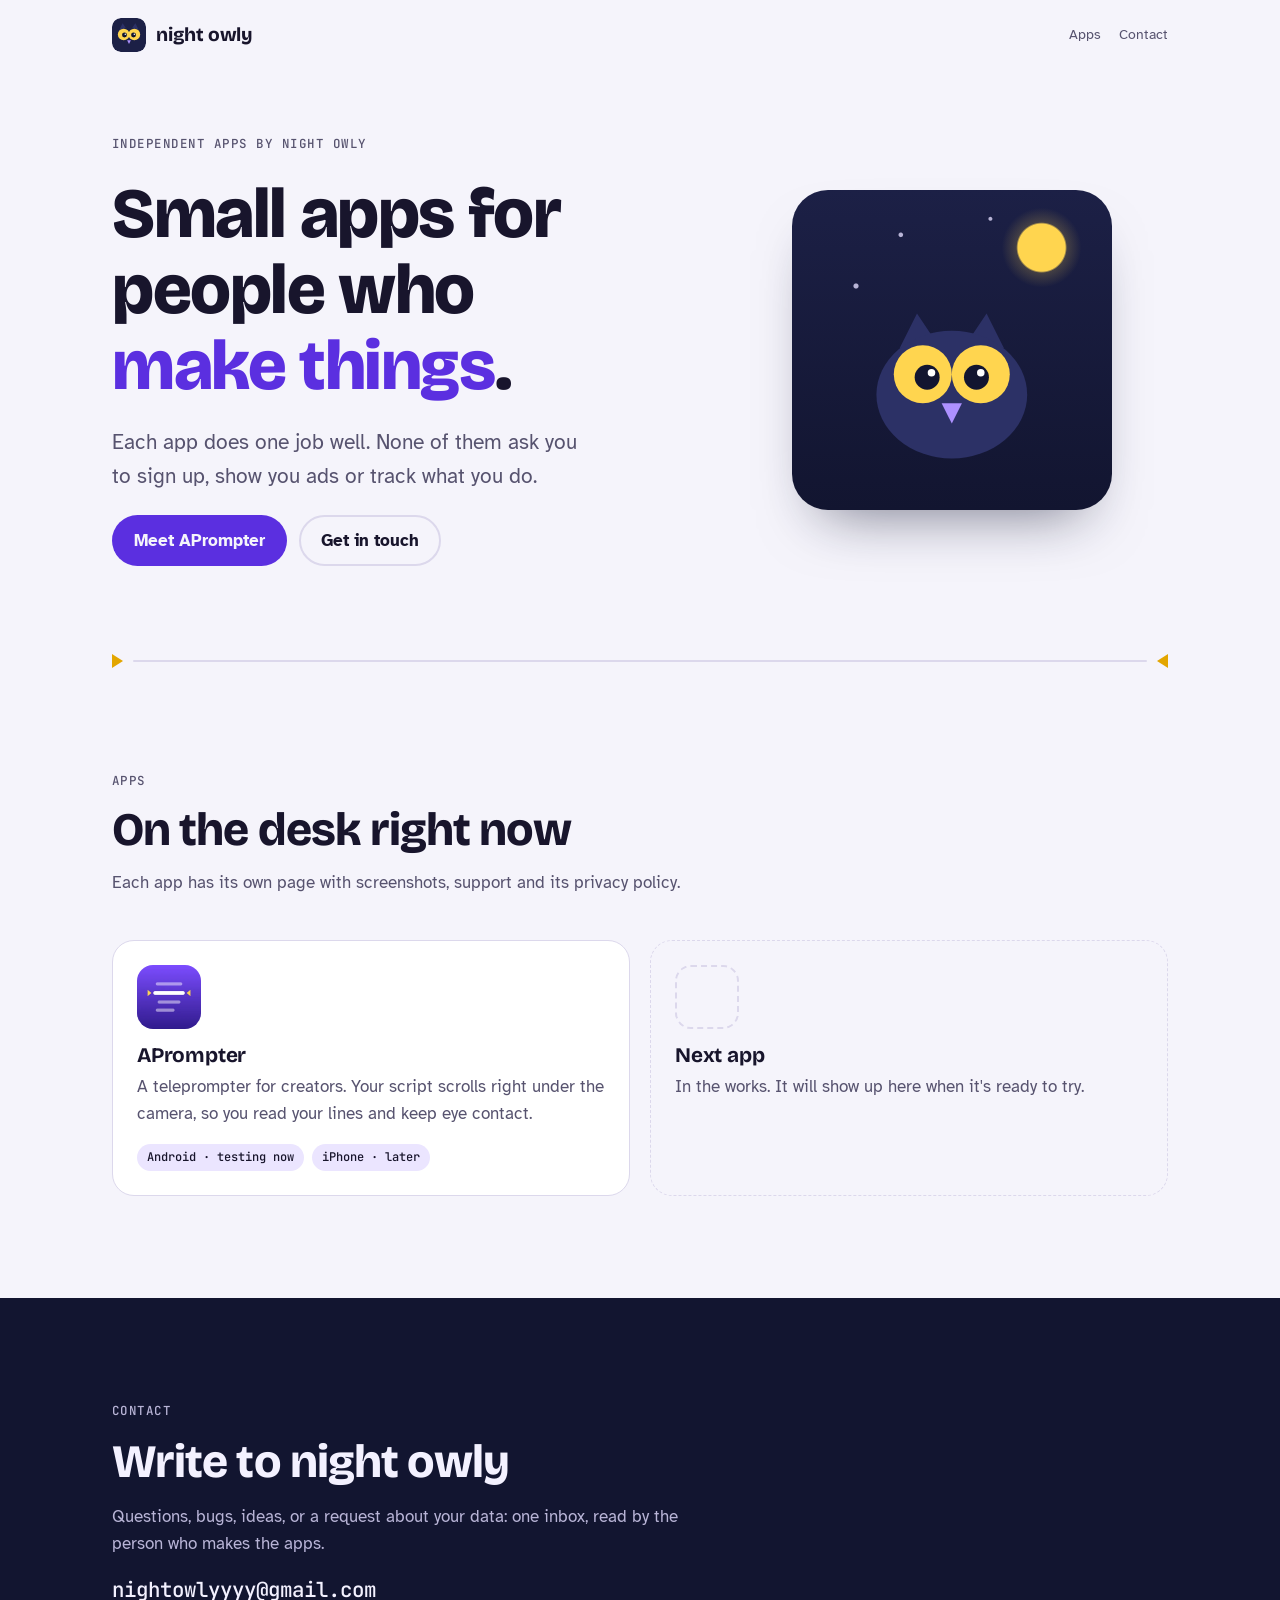
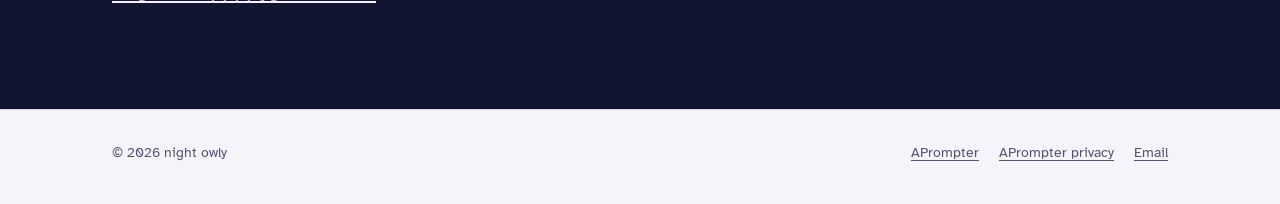
<file: site/index.html>
<!doctype html>
<html lang="en">
<head>
<meta charset="utf-8">
<meta name="viewport" content="width=device-width, initial-scale=1, viewport-fit=cover">
<title>night owly</title>
<meta name="description" content="night owly makes small, focused apps for creators. No accounts, no ads, no tracking.">
<meta name="theme-color" content="#f5f4fb" media="(prefers-color-scheme: light)">
<meta name="theme-color" content="#0e1126" media="(prefers-color-scheme: dark)">
<link rel="icon" href="assets/owl.svg" type="image/svg+xml">
<link rel="apple-touch-icon" href="assets/owl-180.png">
<link rel="preload" href="assets/fonts/bricolage-grotesque.woff2" as="font" type="font/woff2" crossorigin>
<link rel="stylesheet" href="assets/site.css">
<meta property="og:type" content="website">
<meta property="og:title" content="night owly">
<meta property="og:description" content="Small, focused apps for creators. No accounts, no ads, no tracking.">
<meta property="og:image" content="{{SITE_URL}}/assets/og.png">
<meta name="twitter:card" content="summary_large_image">
<style>
  .hero {
    padding-block: clamp(24px, 5vw, 64px) clamp(48px, 7vw, 88px);
  }
  .hero-grid {
    display: grid;
    gap: 40px;
    align-items: center;
  }
  @media (min-width: 860px) {
    .hero-grid {
      grid-template-columns: minmax(0, 1.35fr) minmax(0, 1fr);
    }
  }
  .hero-copy {
    display: grid;
    gap: 22px;
    min-width: 0;
  }
  .hero h1 em {
    font-style: normal;
    color: var(--violet);
  }

  /* The owl looks up from the desk once, then sits still. */
  .owl-stage {
    justify-self: center;
    width: min(320px, 70vw);
    aspect-ratio: 1;
    border-radius: 36px;
    background:
      radial-gradient(circle at 78% 18%, #ffd54f 0 6.5%, rgb(255 213 79 / 0.18) 7%, transparent 11%),
      radial-gradient(circle at 20% 30%, var(--night-muted) 0 0.6%, transparent 0.9%),
      radial-gradient(circle at 34% 14%, var(--night-muted) 0 0.5%, transparent 0.8%),
      radial-gradient(circle at 62% 9%, var(--night-muted) 0 0.4%, transparent 0.7%),
      linear-gradient(180deg, var(--night-2), var(--night));
    display: grid;
    place-items: end center;
    padding-bottom: 12%;
    box-shadow: 0 30px 60px -30px rgb(18 21 48 / 0.6);
  }
  .owl-stage svg {
    width: 58%;
    height: auto;
    overflow: visible;
  }
  .owl-eye {
    transform-box: fill-box;
    transform-origin: center;
    animation: blink 5.5s 1.2s ease-in-out 2;
  }
  @keyframes blink {
    0%, 92%, 100% { transform: scaleY(1); }
    95% { transform: scaleY(0.1); }
  }
  @media (prefers-reduced-motion: reduce) {
    .owl-eye { animation: none; }
  }

  /* Apps: a grid of compact cards that grows with each new app. */
  .apps {
    list-style: none;
    margin: 0;
    padding: 0;
    display: grid;
    gap: 20px;
    grid-template-columns: repeat(auto-fit, minmax(min(100%, 320px), 1fr));
  }
  .app-card {
    position: relative;
    display: grid;
    gap: 16px;
    align-content: start;
    padding: 24px;
    background: var(--surface);
    border: 1px solid var(--line);
    border-radius: 22px;
    transition: border-color 0.15s, transform 0.15s;
  }
  .app-card:not(.next):hover {
    border-color: var(--violet);
    transform: translateY(-2px);
  }
  @media (prefers-reduced-motion: reduce) {
    .app-card { transition: none; }
    .app-card:not(.next):hover { transform: none; }
  }
  .app-card .icon {
    width: 64px;
    height: 64px;
    border-radius: 16px;
  }
  .app-card .placeholder {
    display: block;
    border: 2px dashed var(--line);
  }
  .app-card.next {
    background: transparent;
    border-style: dashed;
  }
  .app-body {
    display: grid;
    gap: 6px;
    min-width: 0;
  }
  .app-body h3 {
    font-size: var(--step-1);
  }
  .app-body h3 a {
    color: var(--ink);
    text-decoration: none;
  }
  /* The whole card opens the app page. */
  .app-body h3 a::after {
    content: "";
    position: absolute;
    inset: 0;
    border-radius: inherit;
  }
  .app-body h3 a:focus-visible {
    outline: none;
  }
  .app-card:has(a:focus-visible) {
    outline: 3px solid var(--focus);
    outline-offset: 3px;
  }
  .app-body p {
    color: var(--muted);
  }
  .status {
    display: flex;
    flex-wrap: wrap;
    gap: 8px;
    font-family: var(--font-mono);
    font-size: 0.75rem;
  }
  .status span {
    padding: 4px 10px;
    border-radius: 999px;
    background: var(--violet-soft);
    color: var(--ink);
  }

  .contact {
    background: var(--night);
    color: var(--night-ink);
  }
  .contact .wrap {
    display: grid;
    gap: 16px;
  }
  .contact .kicker {
    color: var(--night-muted);
  }
  .contact h2 {
    color: var(--night-ink);
  }
  .contact p {
    color: var(--night-muted);
    max-width: 52ch;
  }
  .contact .email {
    font-family: var(--font-mono);
    font-size: var(--step-1);
    color: var(--night-ink);
    word-break: break-all;
  }
  .contact a {
    color: inherit;
  }
</style>
</head>
<body>
<a class="skip" href="#main">Skip to content</a>

<header class="site-header">
  <div class="wrap">
    <a class="brand" href="./" aria-label="night owly, home">
      <img src="assets/owl.svg" alt="" width="34" height="34">
      night owly
    </a>
    <nav class="nav" aria-label="Main">
      <a href="#apps">Apps</a>
      <a href="#contact">Contact</a>
    </nav>
  </div>
</header>

<main id="main">
  <section class="hero">
    <div class="wrap hero-grid">
      <div class="hero-copy">
        <p class="kicker">Independent apps by night owly</p>
        <h1>Small apps for people who <em>make things</em>.</h1>
        <p class="lede">Each app does one job well. None of them ask you to sign up, show you ads or track what you do.</p>
        <div class="actions">
          <a class="button primary" href="aprompter/">Meet APrompter</a>
          <a class="button secondary" href="#contact">Get in touch</a>
        </div>
      </div>
      <div class="owl-stage" aria-hidden="true">
        <svg viewBox="0 0 64 56">
          <path d="M14 18 L20 6 L26 15 Z M50 18 L44 6 L38 15 Z" fill="#2c3166"/>
          <ellipse cx="32" cy="34" rx="26" ry="22" fill="#2c3166"/>
          <g class="owl-eye">
            <circle cx="22" cy="27" r="10" fill="#ffd54f"/>
            <circle cx="23.5" cy="28" r="4.3" fill="#121530"/>
            <circle cx="25" cy="26.5" r="1.3" fill="#fff"/>
          </g>
          <g class="owl-eye">
            <circle cx="42" cy="27" r="10" fill="#ffd54f"/>
            <circle cx="40.5" cy="28" r="4.3" fill="#121530"/>
            <circle cx="42" cy="26.5" r="1.3" fill="#fff"/>
          </g>
          <path d="M28.5 37 L32 44 L35.5 37 Z" fill="#ad91ff"/>
        </svg>
      </div>
    </div>
  </section>

  <div class="wrap" aria-hidden="true"><p class="guide"><span></span></p></div>

  <section id="apps" aria-labelledby="apps-title">
    <div class="wrap">
      <div class="section-head">
        <p class="kicker">Apps</p>
        <h2 id="apps-title">On the desk right now</h2>
        <p>Each app has its own page with screenshots, support and its privacy policy.</p>
      </div>

      <ul class="apps" role="list">
        <li class="app-card">
          <img class="icon" src="aprompter/img/icon-256.webp" alt="" width="64" height="64">
          <div class="app-body">
            <h3><a href="aprompter/">APrompter</a></h3>
            <p>A teleprompter for creators. Your script scrolls right under the camera, so you read your lines and keep eye contact.</p>
          </div>
          <div class="status">
            <span>Android · testing now</span>
            <span>iPhone · later</span>
          </div>
        </li>
        <li class="app-card next" aria-label="Next app, in the works">
          <span class="icon placeholder" aria-hidden="true"></span>
          <div class="app-body">
            <h3>Next app</h3>
            <p>In the works. It will show up here when it's ready to try.</p>
          </div>
        </li>
      </ul>
    </div>
  </section>

  <section id="contact" class="contact" aria-labelledby="contact-title">
    <div class="wrap">
      <p class="kicker">Contact</p>
      <h2 id="contact-title">Write to night owly</h2>
      <p>Questions, bugs, ideas, or a request about your data: one inbox, read by the person who makes the apps.</p>
      <p><a class="email" href="mailto:nightowlyyyy@gmail.com">nightowlyyyy@gmail.com</a></p>
    </div>
  </section>
</main>

<footer class="site-footer">
  <div class="wrap">
    <span>© 2026 night owly</span>
    <nav aria-label="Footer">
      <a href="aprompter/">APrompter</a>
      <a href="aprompter/privacy/">APrompter privacy</a>
      <a href="mailto:nightowlyyyy@gmail.com">Email</a>
    </nav>
  </div>
</footer>
</body>
</html>
</file>
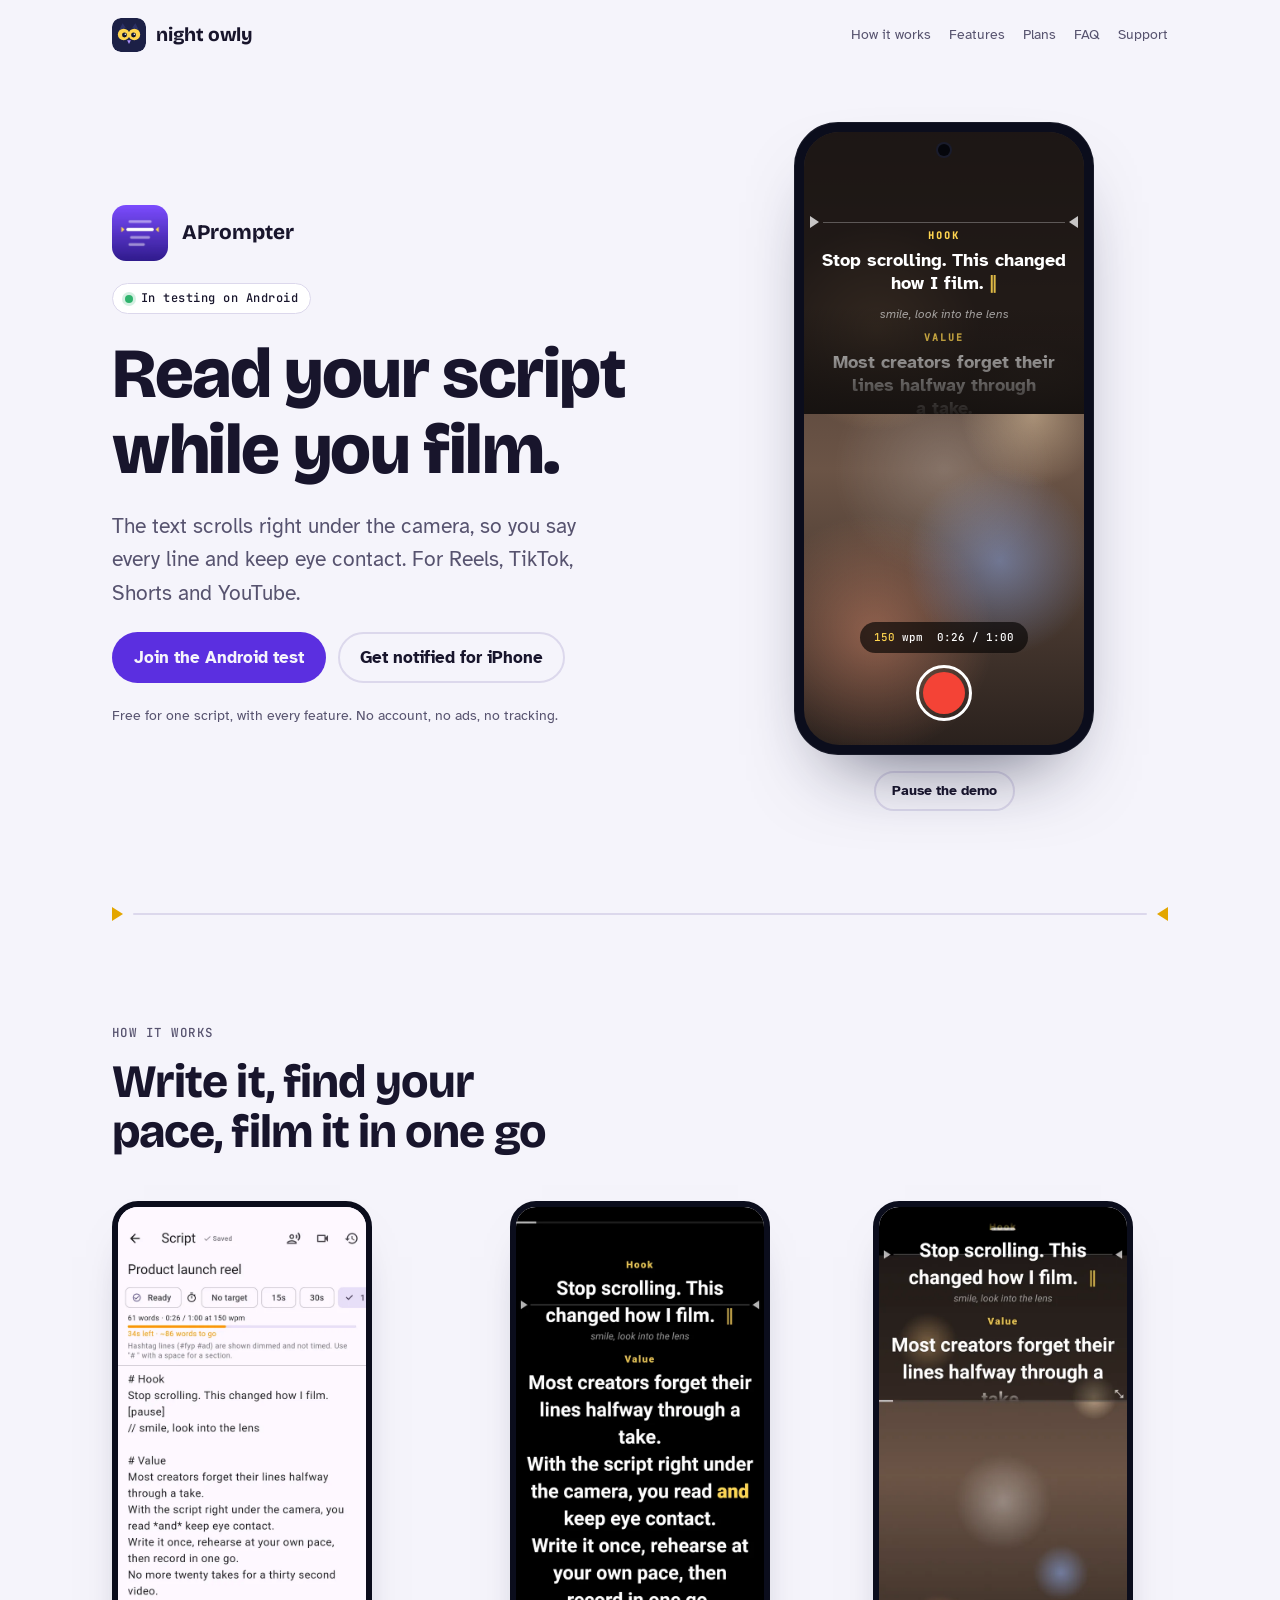
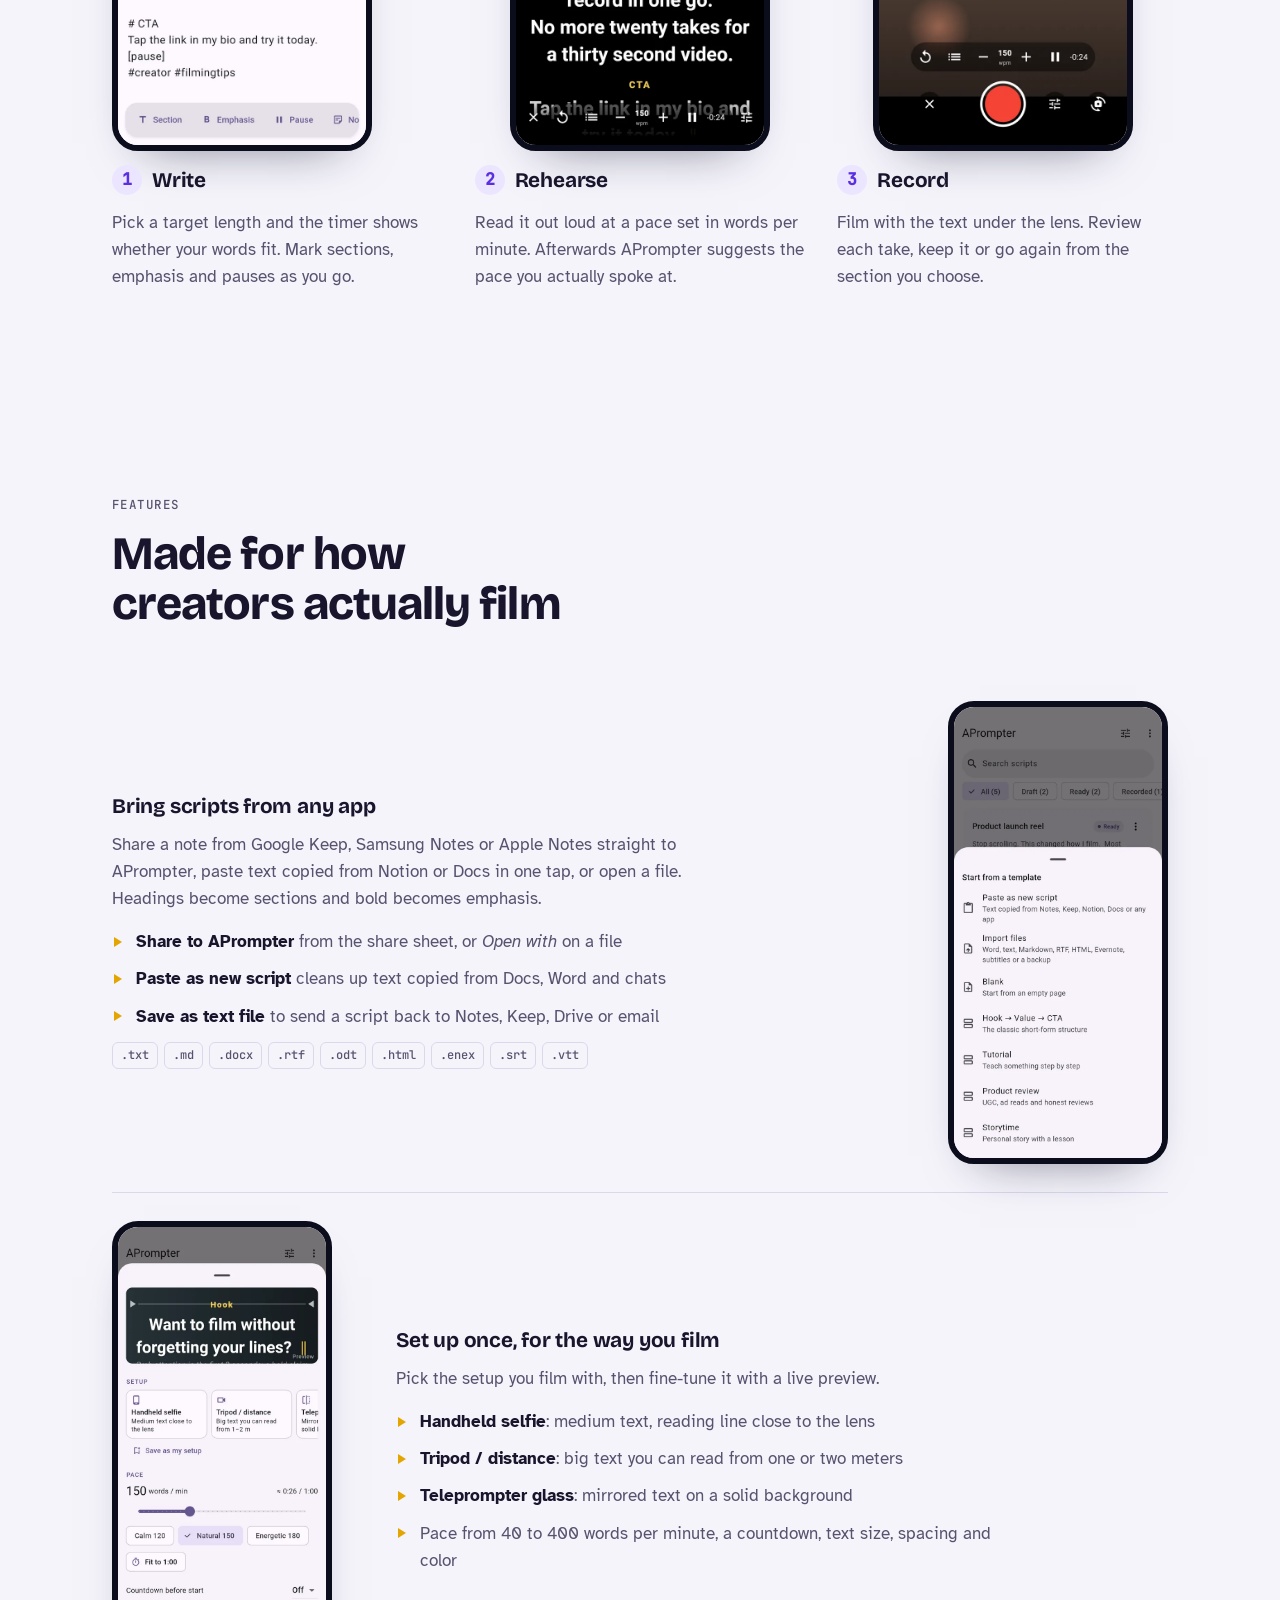
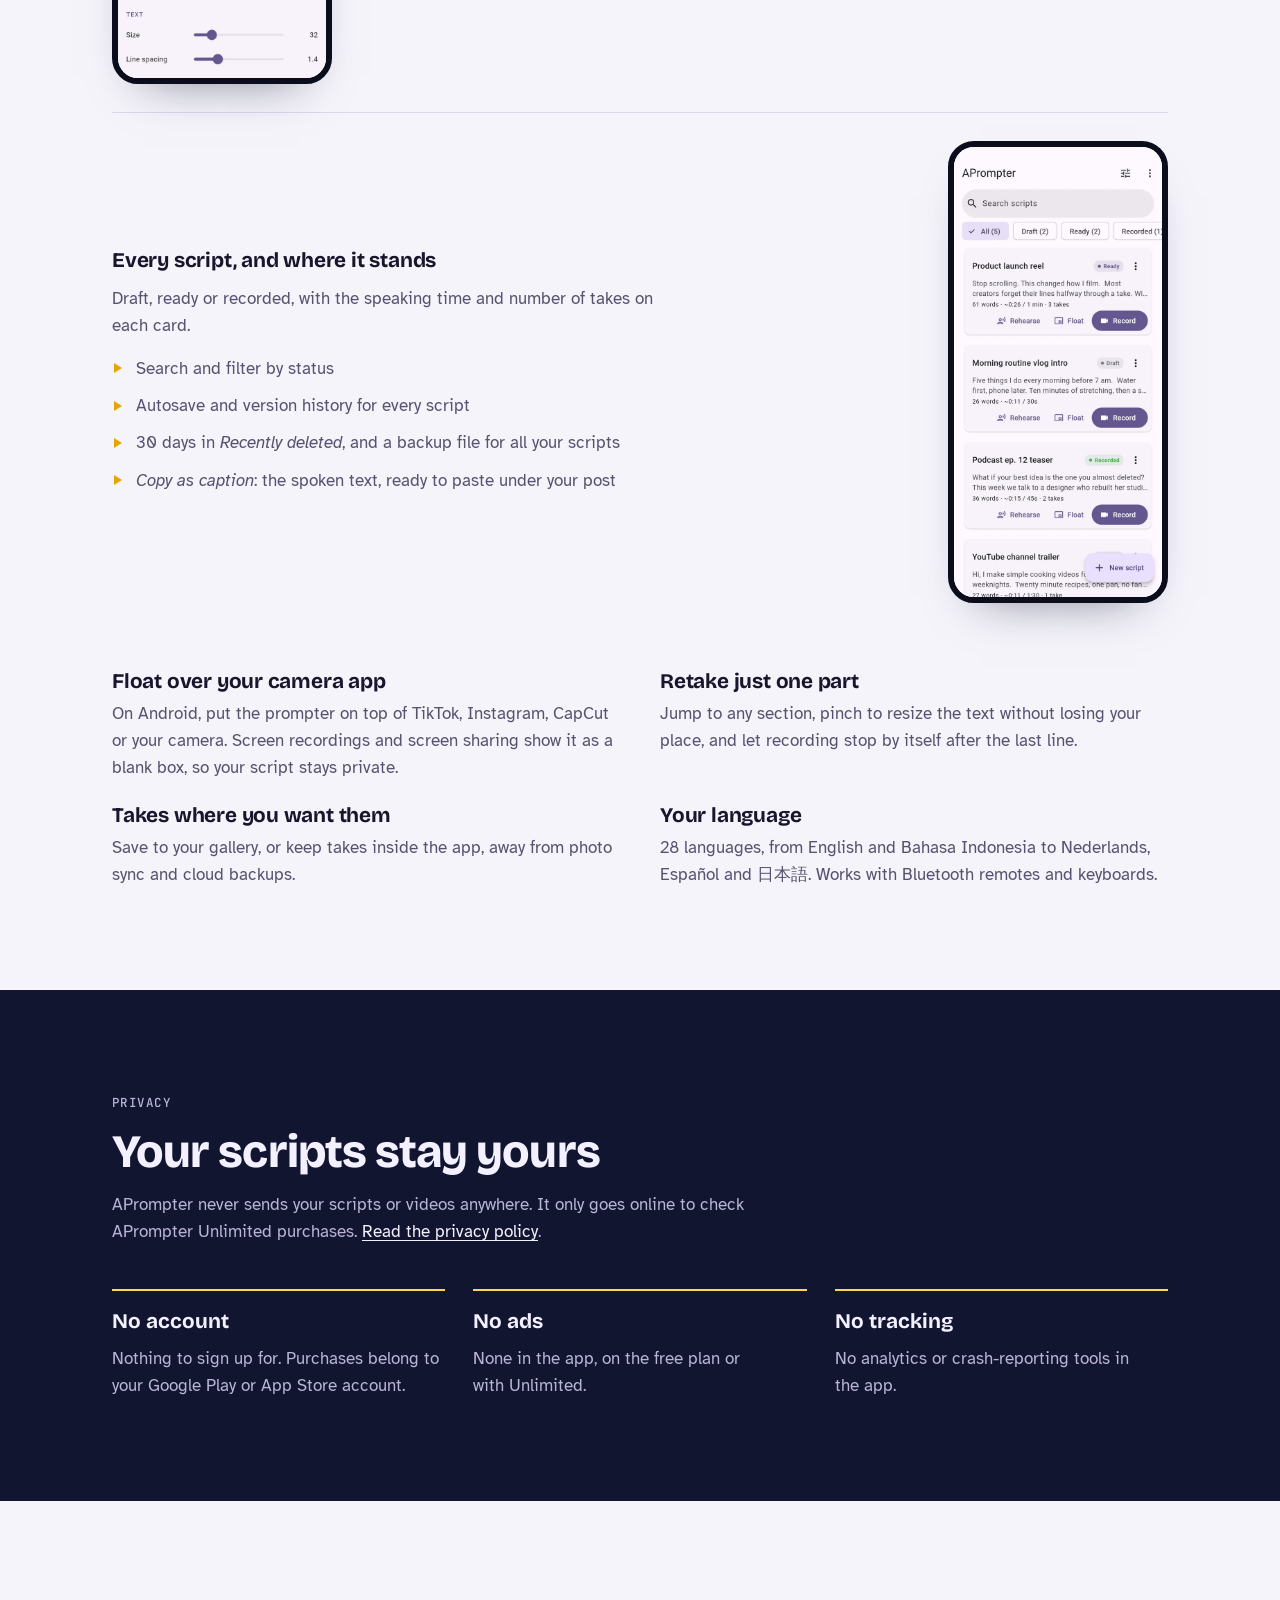
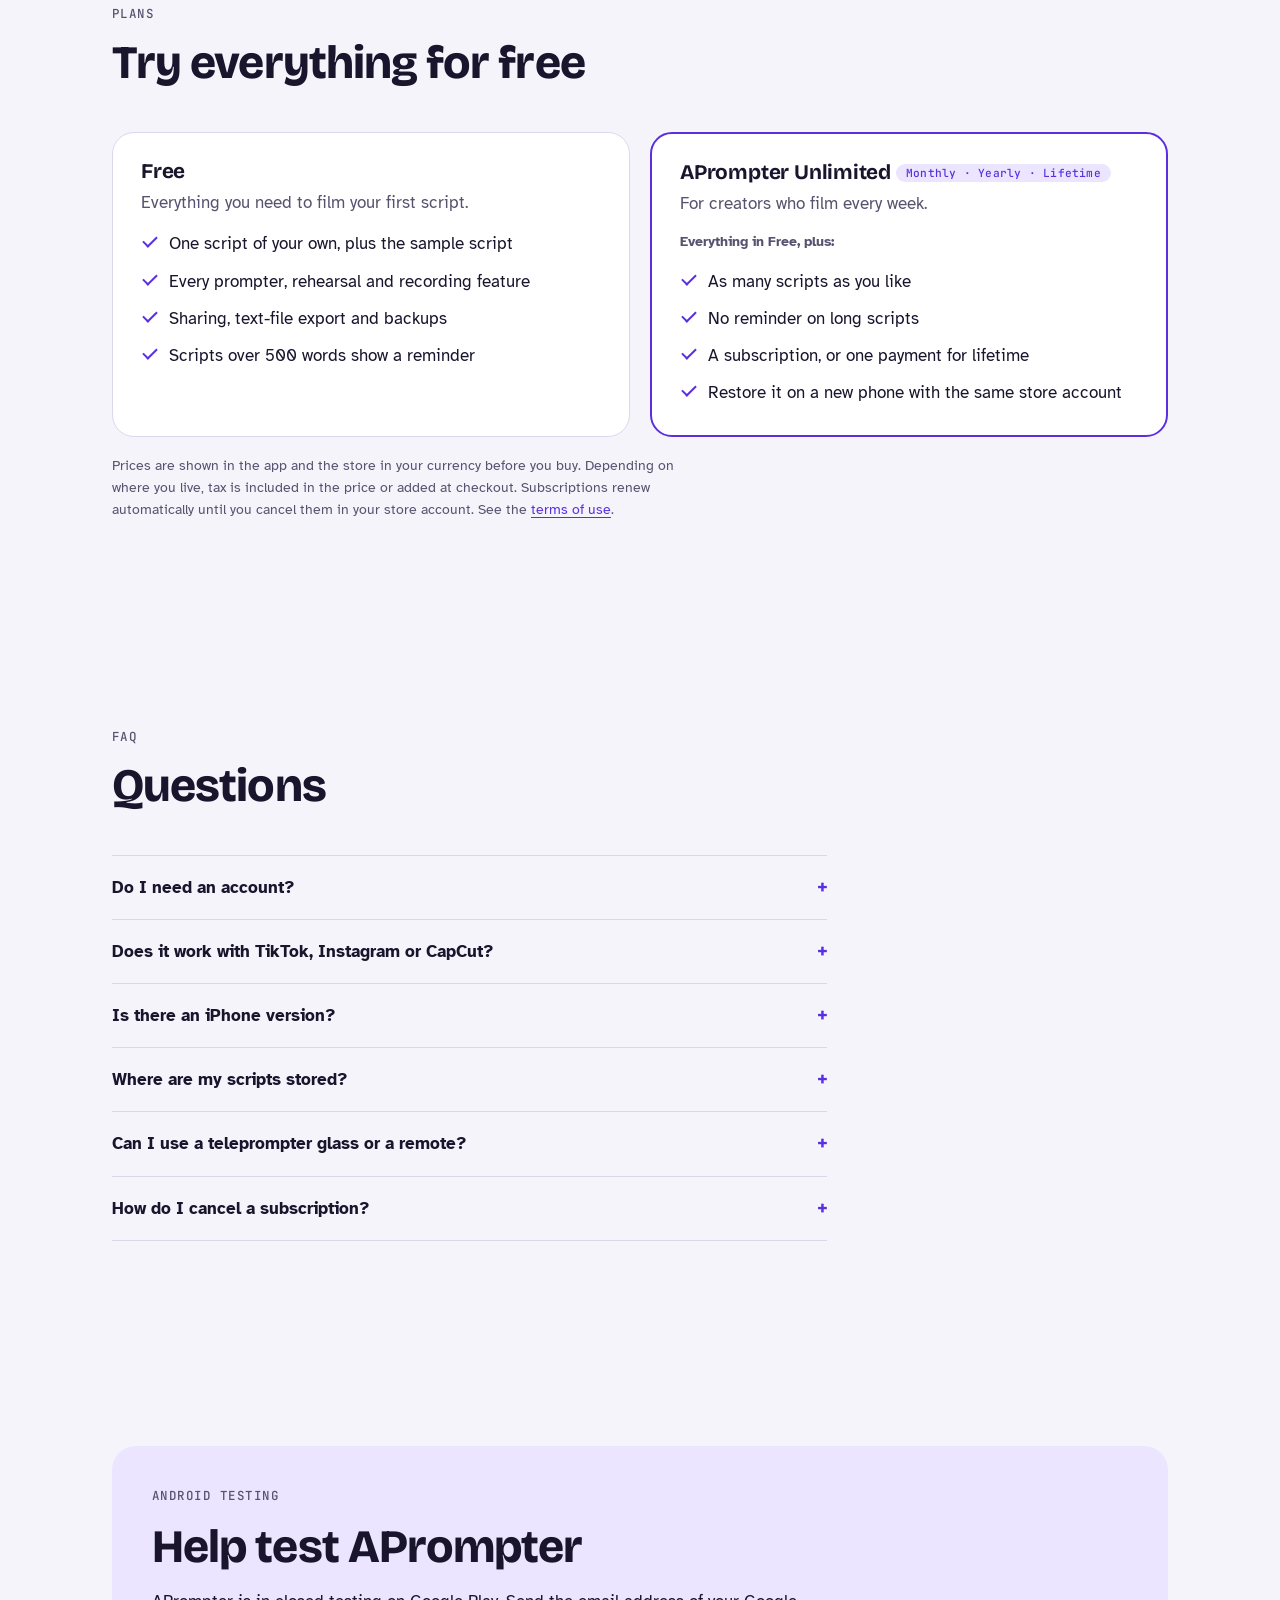
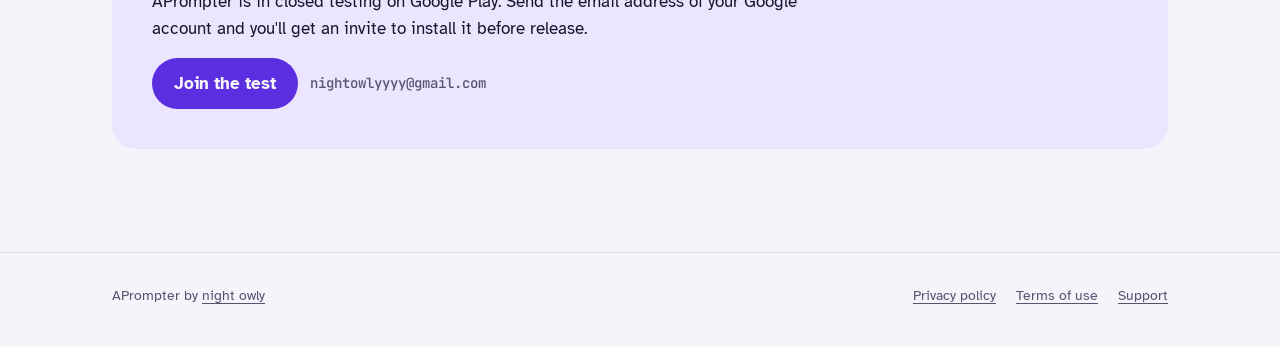
<file: site/aprompter/index.html>
<!doctype html>
<html lang="en">
<head>
<meta charset="utf-8">
<meta name="viewport" content="width=device-width, initial-scale=1, viewport-fit=cover">
<title>APrompter</title>
<meta name="description" content="A teleprompter for creators. Your script scrolls right under the camera, so you read your lines and keep eye contact. No account, no ads, no tracking.">
<meta name="theme-color" content="#f5f4fb" media="(prefers-color-scheme: light)">
<meta name="theme-color" content="#0e1126" media="(prefers-color-scheme: dark)">
<link rel="icon" href="img/icon-64.png" type="image/png">
<link rel="apple-touch-icon" href="img/icon-180.png">
<link rel="preload" href="../assets/fonts/bricolage-grotesque.woff2" as="font" type="font/woff2" crossorigin>
<link rel="stylesheet" href="../assets/site.css">
<meta property="og:type" content="website">
<meta property="og:title" content="APrompter">
<meta property="og:description" content="Read your script while you film. A teleprompter for Reels, TikTok, Shorts and YouTube.">
<meta property="og:image" content="{{SITE_URL}}/aprompter/img/og.jpg">
<meta name="twitter:card" content="summary_large_image">
<style>
  /* Hero: the copy on the left, a working prompter on the right. */
  .hero {
    padding-block: clamp(20px, 4vw, 56px) clamp(56px, 8vw, 96px);
  }
  .hero-grid {
    display: grid;
    gap: 48px;
    align-items: center;
  }
  @media (min-width: 900px) {
    .hero-grid {
      grid-template-columns: minmax(0, 1.25fr) minmax(0, 1fr);
    }
  }
  .hero-copy {
    display: grid;
    gap: 22px;
    min-width: 0;
  }
  .app-title {
    display: flex;
    align-items: center;
    gap: 14px;
  }
  .app-title img {
    width: 56px;
    height: 56px;
    border-radius: 14px;
  }
  .app-title span {
    font-family: var(--font-display);
    font-weight: 750;
    font-size: var(--step-1);
  }
  .hero .note {
    color: var(--muted);
    font-size: var(--step--1);
  }

  /* The device: a live Record screen. Prompter on top, camera below,
     shutter in the middle like the app. */
  .device {
    --w: min(300px, 78vw);
    width: var(--w);
    aspect-ratio: 9 / 19;
    border-radius: 44px;
    padding: 10px;
    background: #0b0d1c;
    box-shadow:
      0 0 0 1px rgb(255 255 255 / 0.06) inset,
      0 40px 80px -40px rgb(18 21 48 / 0.7);
    position: relative;
  }
  .screen {
    position: relative;
    height: 100%;
    border-radius: 35px;
    overflow: hidden;
    background:
      radial-gradient(circle at 26% 32%, rgb(255 201 138 / 0.55), transparent 22%),
      radial-gradient(circle at 82% 46%, rgb(255 226 184 / 0.45), transparent 18%),
      radial-gradient(circle at 70% 70%, rgb(144 180 255 / 0.45), transparent 20%),
      radial-gradient(circle at 25% 82%, rgb(255 158 122 / 0.4), transparent 22%),
      radial-gradient(circle at 50% 55%, rgb(255 255 255 / 0.18), transparent 30%),
      linear-gradient(180deg, #3b2f2a, #6b5446 55%, #2a211d);
    font-family: var(--font-body);
  }
  .lens {
    position: absolute;
    top: 12px;
    left: 50%;
    width: 12px;
    height: 12px;
    margin-left: -6px;
    border-radius: 50%;
    background: #05060c;
    box-shadow: 0 0 0 2px #1a1c2c;
    z-index: 3;
  }
  .prompter {
    position: absolute;
    inset: 0 0 auto;
    height: 46%;
    background: rgb(22 18 16 / 0.82);
    overflow: hidden;
  }
  .prompter::after {
    content: "";
    position: absolute;
    inset: auto 0 0;
    height: 38%;
    background: linear-gradient(transparent, rgb(22 18 16 / 0.95));
    pointer-events: none;
  }
  .readline {
    position: absolute;
    left: 6px;
    right: 6px;
    top: 30%;
    display: flex;
    align-items: center;
    gap: 4px;
    color: #ffd54f;
    z-index: 2;
  }
  .readline::before,
  .readline::after {
    content: "";
    border-block: 6px solid transparent;
  }
  .readline::before {
    border-left: 9px solid rgb(255 255 255 / 0.75);
  }
  .readline::after {
    border-right: 9px solid rgb(255 255 255 / 0.75);
  }
  .readline i {
    flex: 1;
    height: 1px;
    background: rgb(255 255 255 / 0.28);
  }
  .track {
    position: absolute;
    left: 0;
    right: 0;
    top: calc(30% + 10px);
    padding: 0 18px;
    text-align: center;
    color: #fff;
    animation: roll 24s linear infinite;
  }
  /* Two identical copies, each ending in the same gap, so moving the
     track up by half its height lands exactly on the second copy. */
  .copy {
    padding-bottom: 14px;
  }
  .copy > :first-child {
    margin-top: 0;
  }
  .copy > :last-child {
    margin-bottom: 0;
  }
  @keyframes roll {
    from { transform: translateY(0); }
    to { transform: translateY(-50%); }
  }
  .track p {
    font-weight: 700;
    font-size: 1.12rem;
    line-height: 1.3;
    margin: 0 0 10px;
  }
  .track .sec {
    font-family: var(--font-mono);
    font-size: 0.62rem;
    letter-spacing: 0.22em;
    text-transform: uppercase;
    color: #ffd54f;
    margin: 4px 0 6px;
  }
  .track .memo {
    font-weight: 400;
    font-style: italic;
    font-size: 0.78rem;
    color: rgb(255 255 255 / 0.62);
  }
  .track em {
    font-style: normal;
    color: #ffd54f;
  }
  .track .beat {
    color: #ffd54f;
    opacity: 0.85;
  }
  .hud {
    position: absolute;
    left: 50%;
    bottom: 92px;
    transform: translateX(-50%);
    display: flex;
    gap: 14px;
    padding: 7px 14px;
    border-radius: 999px;
    background: rgb(10 8 7 / 0.7);
    color: #fff;
    font-family: var(--font-mono);
    font-size: 0.68rem;
    white-space: nowrap;
  }
  .hud b {
    font-weight: 500;
    color: #ffd54f;
  }
  .shutter {
    position: absolute;
    left: 50%;
    bottom: 24px;
    width: 56px;
    height: 56px;
    margin-left: -28px;
    border-radius: 50%;
    border: 3px solid #fff;
    display: grid;
    place-items: center;
  }
  .shutter::after {
    content: "";
    width: 42px;
    height: 42px;
    border-radius: 50%;
    background: #f44336;
  }
  .device-wrap {
    justify-self: center;
    display: grid;
    justify-items: center;
    gap: 16px;
  }
  .motion-toggle {
    min-height: 40px;
    padding: 6px 16px;
    font-size: var(--step--1);
    background: transparent;
    font-family: inherit;
    cursor: pointer;
  }
  .hero:has(.motion-toggle[aria-pressed="true"]) .track {
    animation-play-state: paused;
  }
  @media (prefers-reduced-motion: reduce) {
    .track { animation: none; }
    .motion-toggle { display: none; }
  }

  /* How it works: a real sequence, so it is numbered. */
  .steps {
    list-style: none;
    margin: 0;
    padding: 0;
    display: grid;
    gap: 40px;
    counter-reset: step;
  }
  @media (min-width: 820px) {
    .steps {
      grid-template-columns: repeat(3, minmax(0, 1fr));
      gap: 32px;
    }
  }
  .steps li {
    display: grid;
    gap: 14px;
    align-content: start;
    counter-increment: step;
    min-width: 0;
  }
  .steps .shot {
    max-width: min(260px, 100%);
    justify-self: center;
  }
  .steps h3::before {
    content: counter(step);
    display: inline-grid;
    place-items: center;
    width: 1.8em;
    height: 1.8em;
    margin-right: 10px;
    border-radius: 50%;
    background: var(--violet-soft);
    color: var(--violet);
    font-family: var(--font-mono);
    font-size: 0.8em;
    vertical-align: 0.1em;
  }
  .steps p {
    color: var(--muted);
  }
  .shot {
    border-radius: 26px;
    border: 6px solid #0b0d1c;
    background: #0b0d1c;
    box-shadow: 0 24px 48px -32px rgb(18 21 48 / 0.6);
    overflow: hidden;
  }

  .pill {
    justify-self: start;
    display: inline-flex;
    align-items: center;
    gap: 8px;
    padding: 5px 12px;
    border-radius: 999px;
    border: 1px solid var(--line);
    background: var(--surface);
    font-family: var(--font-mono);
    font-size: 0.75rem;
    letter-spacing: 0.04em;
    color: var(--ink);
  }
  .pill .dot {
    width: 8px;
    height: 8px;
    border-radius: 50%;
    background: #2fb36d;
    box-shadow: 0 0 0 3px rgb(47 179 109 / 0.2);
  }

  /* Features: text rows beside a picture of the screen that does it. */
  .feature {
    display: grid;
    gap: 28px;
    align-items: center;
    padding-block: 28px;
    border-top: 1px solid var(--line);
  }
  .section-head + .feature {
    border-top: 0;
  }
  @media (min-width: 820px) {
    .feature {
      grid-template-columns: minmax(0, 1fr) 220px;
      gap: 64px;
    }
  }
  @media (min-width: 820px) {
    .feature.flip {
      grid-template-columns: 220px minmax(0, 1fr);
    }
    .feature.flip picture {
      order: -1;
    }
  }
  .feature-text {
    display: grid;
    gap: 12px;
    min-width: 0;
  }
  .feature-text p {
    color: var(--muted);
    max-width: 56ch;
  }
  .feature .shot {
    max-width: 220px;
  }
  .feature picture {
    justify-self: center;
  }
  .ticks {
    list-style: none;
    margin: 4px 0 0;
    padding: 0;
    display: grid;
    gap: 10px;
    max-width: 56ch;
  }
  .ticks li {
    position: relative;
    padding-left: 24px;
    color: var(--muted);
  }
  .ticks li::before {
    content: "";
    position: absolute;
    left: 2px;
    top: 0.5em;
    border-block: 5px solid transparent;
    border-left: 8px solid var(--moon);
  }
  .ticks strong {
    color: var(--ink);
  }
  .formats {
    list-style: none;
    margin: 0;
    padding: 0;
    display: flex;
    flex-wrap: wrap;
    gap: 6px;
    font-family: var(--font-mono);
    font-size: 0.75rem;
  }
  .formats li {
    padding: 3px 8px;
    border-radius: 6px;
    border: 1px solid var(--line);
    color: var(--muted);
  }

  .more-grid {
    display: grid;
    gap: 24px 40px;
    margin-top: 40px;
  }
  @media (min-width: 720px) {
    .more-grid {
      grid-template-columns: repeat(2, minmax(0, 1fr));
    }
  }
  .more-grid div {
    align-content: start;
    display: grid;
    gap: 6px;
    min-width: 0;
  }
  .more-grid p {
    color: var(--muted);
  }

  /* Privacy band: always night. */
  .night {
    background: var(--night);
    color: var(--night-ink);
  }
  .night .kicker,
  .night p {
    color: var(--night-muted);
  }
  .night h2 {
    color: var(--night-ink);
  }
  .night a {
    color: var(--night-ink);
  }
  .promises {
    list-style: none;
    padding: 0;
    margin: 28px 0 0;
    display: grid;
    gap: 16px;
  }
  @media (min-width: 720px) {
    .promises {
      grid-template-columns: repeat(3, minmax(0, 1fr));
      gap: 28px;
    }
  }
  .promises li {
    align-content: start;
    display: grid;
    gap: 6px;
    padding-top: 14px;
    border-top: 2px solid #ffd54f;
  }
  .promises strong {
    font-family: var(--font-display);
    font-size: var(--step-1);
    color: var(--night-ink);
  }

  /* Plans */
  .plans {
    display: grid;
    gap: 20px;
    grid-template-columns: minmax(0, 1fr);
  }
  @media (min-width: 760px) {
    .plans {
      grid-template-columns: repeat(2, minmax(0, 1fr));
    }
  }
  .plan {
    display: grid;
    gap: 14px;
    align-content: start;
    padding: 28px;
    border-radius: 22px;
    border: 1px solid var(--line);
    background: var(--surface);
  }
  .plan.paid {
    border: 2px solid var(--violet);
  }
  .plan-head {
    display: grid;
    gap: 6px;
  }
  .plan-head p,
  .plus {
    color: var(--muted);
  }
  .plus {
    font-weight: 700;
    font-size: var(--step--1);
  }
  .chip {
    display: inline-block;
    padding: 3px 10px;
    border-radius: 999px;
    background: var(--violet-soft);
    color: var(--violet);
    font-family: var(--font-mono);
    font-size: 0.7rem;
    font-weight: 500;
    letter-spacing: 0.02em;
    vertical-align: 0.2em;
    white-space: normal;
  }
  .checks {
    list-style: none;
    margin: 0;
    padding: 0;
    display: grid;
    gap: 10px;
  }
  .checks li {
    position: relative;
    padding-left: 28px;
  }
  .checks li::before {
    content: "";
    position: absolute;
    left: 2px;
    top: 0.35em;
    width: 14px;
    height: 8px;
    border-left: 2.5px solid var(--violet);
    border-bottom: 2.5px solid var(--violet);
    transform: rotate(-45deg);
  }
  .fine {
    margin-top: 18px;
    color: var(--muted);
    font-size: var(--step--1);
    max-width: var(--read);
  }

  /* FAQ */
  .faq {
    max-width: var(--read);
    border-top: 1px solid var(--line);
  }
  .faq details {
    border-bottom: 1px solid var(--line);
    padding-block: 4px;
  }
  .faq summary {
    cursor: pointer;
    padding-block: 14px;
    font-weight: 700;
    list-style: none;
    display: flex;
    justify-content: space-between;
    gap: 16px;
  }
  .faq summary::-webkit-details-marker {
    display: none;
  }
  .faq summary::after {
    content: "+";
    content: "+" / "";
    font-family: var(--font-mono);
    color: var(--violet);
  }
  .faq details[open] summary::after {
    content: "–";
    content: "–" / "";
  }
  .faq details p {
    padding-bottom: 16px;
    color: var(--muted);
  }

  .beta {
    display: grid;
    gap: 16px;
    padding: clamp(24px, 4vw, 40px);
    border-radius: 24px;
    background: var(--violet-soft);
  }
  .beta p {
    max-width: 60ch;
  }
  .email {
    font-family: var(--font-mono);
    font-size: var(--step--1);
    color: var(--muted);
    word-break: break-all;
    user-select: all;
  }
</style>
</head>
<body>
<a class="skip" href="#main">Skip to content</a>

<header class="site-header">
  <div class="wrap">
    <a class="brand" href="../" aria-label="night owly, home">
      <img src="../assets/owl.svg" alt="" width="34" height="34">
      night owly
    </a>
    <nav class="nav" aria-label="APrompter">
      <a href="#how">How it works</a>
      <a href="#features">Features</a>
      <a href="#plans">Plans</a>
      <a href="#faq">FAQ</a>
      <a href="support/">Support</a>
    </nav>
  </div>
</header>

<main id="main">
  <section class="hero">
    <div class="wrap hero-grid">
      <div class="hero-copy">
        <div class="app-title">
          <img src="img/icon-256.webp" alt="" width="56" height="56">
          <span>APrompter</span>
        </div>
        <p class="pill"><span class="dot" aria-hidden="true"></span>In testing on Android</p>
        <h1>Read your script while you film.</h1>
        <p class="lede">The text scrolls right under the camera, so you say every line and keep eye contact. For Reels, TikTok, Shorts and YouTube.</p>
        <div class="actions">
          <a class="button primary" href="mailto:nightowlyyyy@gmail.com?subject=APrompter%20Android%20test&amp;body=My%20Google%20account%20email%3A%20">Join the Android test</a>
          <a class="button secondary" href="mailto:nightowlyyyy@gmail.com?subject=Tell%20me%20when%20APrompter%20is%20on%20iPhone">Get notified for iPhone</a>
        </div>
        <p class="note">Free for one script, with every feature. No account, no ads, no tracking.</p>
      </div>

      <div class="device-wrap">
      <div class="device" role="img" aria-label="The APrompter Record screen: the script scrolls under the camera, with the reading line near the lens, the pace at 150 words per minute and the record button in the middle.">
        <div class="screen">
          <span class="lens"></span>
          <div class="prompter">
            <div class="readline"><i></i></div>
            <div class="track" aria-hidden="true">
              <div class="copy">
                <p class="sec">Hook</p>
                <p>Stop scrolling. This changed how I film. <span class="beat">‖</span></p>
                <p class="memo">smile, look into the lens</p>
                <p class="sec">Value</p>
                <p>Most creators forget their lines halfway through a take.</p>
                <p>With the script right under the camera, you read <em>and</em> keep eye contact.</p>
                <p class="sec">CTA</p>
                <p>Tap the link in my bio and try it today. <span class="beat">‖</span></p>
              </div>
              <div class="copy">
                <p class="sec">Hook</p>
                <p>Stop scrolling. This changed how I film. <span class="beat">‖</span></p>
                <p class="memo">smile, look into the lens</p>
                <p class="sec">Value</p>
                <p>Most creators forget their lines halfway through a take.</p>
                <p>With the script right under the camera, you read <em>and</em> keep eye contact.</p>
                <p class="sec">CTA</p>
                <p>Tap the link in my bio and try it today. <span class="beat">‖</span></p>
              </div>
            </div>
          </div>
          <div class="hud" aria-hidden="true"><span><b>150</b> wpm</span><span>0:26 / 1:00</span></div>
          <span class="shutter" aria-hidden="true"></span>
        </div>
      </div>
      <button class="button secondary motion-toggle" type="button" aria-pressed="false">Pause the demo</button>
      </div>
    </div>
  </section>

  <div class="wrap" aria-hidden="true"><p class="guide"><span></span></p></div>

  <section id="how" aria-labelledby="how-title">
    <div class="wrap">
      <div class="section-head">
        <p class="kicker">How it works</p>
        <h2 id="how-title">Write it, find your pace, film it in one go</h2>
      </div>
      <ol class="steps" role="list">
        <li>
          <picture>
            <source srcset="img/editor-dark.webp" media="(prefers-color-scheme: dark)">
            <img class="shot" src="img/editor.webp" alt="The script editor with sections, a 1:00 target and a timer showing 0:26 of speaking time." width="600" height="1300" loading="lazy">
          </picture>
          <h3>Write</h3>
          <p>Pick a target length and the timer shows whether your words fit. Mark sections, emphasis and pauses as you go.</p>
        </li>
        <li>
          <img class="shot" src="img/rehearse.webp" alt="Rehearse mode: big white text on black with the reading line near the top." width="600" height="1300" loading="lazy">
          <h3>Rehearse</h3>
          <p>Read it out loud at a pace set in words per minute. Afterwards APrompter suggests the pace you actually spoke at.</p>
        </li>
        <li>
          <img class="shot" src="img/record.webp" alt="Record mode: the script over the camera preview, with the record button in the middle." width="600" height="1300" loading="lazy">
          <h3>Record</h3>
          <p>Film with the text under the lens. Review each take, keep it or go again from the section you choose.</p>
        </li>
      </ol>
    </div>
  </section>

  <section id="features" aria-labelledby="features-title">
    <div class="wrap">
      <div class="section-head">
        <p class="kicker">Features</p>
        <h2 id="features-title">Made for how creators actually film</h2>
      </div>

      <div class="feature">
        <div class="feature-text">
          <h3>Bring scripts from any app</h3>
          <p>Share a note from Google Keep, Samsung Notes or Apple Notes straight to APrompter, paste text copied from Notion or Docs in one tap, or open a file. Headings become sections and bold becomes emphasis.</p>
          <ul class="ticks" role="list">
            <li><strong>Share to APrompter</strong> from the share sheet, or <em>Open with</em> on a file</li>
            <li><strong>Paste as new script</strong> cleans up text copied from Docs, Word and chats</li>
            <li><strong>Save as text file</strong> to send a script back to Notes, Keep, Drive or email</li>
          </ul>
          <ul class="formats" role="list" aria-label="File types APrompter opens">
            <li>.txt</li><li>.md</li><li>.docx</li><li>.rtf</li><li>.odt</li><li>.html</li><li>.enex</li><li>.srt</li><li>.vtt</li>
          </ul>
        </div>
        <picture>
          <source srcset="img/import-dark.webp" media="(prefers-color-scheme: dark)">
          <img class="shot" src="img/import.webp" alt="New script options: paste from any app, import files, or start from a template." width="600" height="1300" loading="lazy">
        </picture>
      </div>

      <div class="feature flip">
        <div class="feature-text">
          <h3>Set up once, for the way you film</h3>
          <p>Pick the setup you film with, then fine-tune it with a live preview.</p>
          <ul class="ticks" role="list">
            <li><strong>Handheld selfie</strong>: medium text, reading line close to the lens</li>
            <li><strong>Tripod / distance</strong>: big text you can read from one or two meters</li>
            <li><strong>Teleprompter glass</strong>: mirrored text on a solid background</li>
            <li>Pace from 40 to 400 words per minute, a countdown, text size, spacing and color</li>
          </ul>
        </div>
        <picture>
          <source srcset="img/setup-dark.webp" media="(prefers-color-scheme: dark)">
          <img class="shot" src="img/setup.webp" alt="Prompter settings with a live preview, setup presets and the pace in words per minute." width="600" height="1300" loading="lazy">
        </picture>
      </div>

      <div class="feature">
        <div class="feature-text">
          <h3>Every script, and where it stands</h3>
          <p>Draft, ready or recorded, with the speaking time and number of takes on each card.</p>
          <ul class="ticks" role="list">
            <li>Search and filter by status</li>
            <li>Autosave and version history for every script</li>
            <li>30 days in <em>Recently deleted</em>, and a backup file for all your scripts</li>
            <li><em>Copy as caption</em>: the spoken text, ready to paste under your post</li>
          </ul>
        </div>
        <picture>
          <source srcset="img/library-dark.webp" media="(prefers-color-scheme: dark)">
          <img class="shot" src="img/library.webp" alt="The script library with draft, ready and recorded scripts." width="600" height="1300" loading="lazy">
        </picture>
      </div>

      <div class="more-grid">
        <div>
          <h3>Float over your camera app</h3>
          <p>On Android, put the prompter on top of TikTok, Instagram, CapCut or your camera. Screen recordings and screen sharing show it as a blank box, so your script stays private.</p>
        </div>
        <div>
          <h3>Retake just one part</h3>
          <p>Jump to any section, pinch to resize the text without losing your place, and let recording stop by itself after the last line.</p>
        </div>
        <div>
          <h3>Takes where you want them</h3>
          <p>Save to your gallery, or keep takes inside the app, away from photo sync and cloud backups.</p>
        </div>
        <div>
          <h3>Your language</h3>
          <p>28 languages, from English and <span lang="id">Bahasa Indonesia</span> to <span lang="nl">Nederlands</span>, <span lang="es">Español</span> and <span lang="ja">日本語</span>. Works with Bluetooth remotes and keyboards.</p>
        </div>
      </div>
    </div>
  </section>

  <section class="night" aria-labelledby="privacy-title">
    <div class="wrap">
      <div class="section-head">
        <p class="kicker">Privacy</p>
        <h2 id="privacy-title">Your scripts stay yours</h2>
        <p>APrompter never sends your scripts or videos anywhere. It only goes online to check APrompter Unlimited purchases. <a href="privacy/">Read the privacy policy</a>.</p>
      </div>
      <ul class="promises" role="list">
        <li><strong>No account</strong><p>Nothing to sign up for. Purchases belong to your Google Play or App Store account.</p></li>
        <li><strong>No ads</strong><p>None in the app, on the free plan or with Unlimited.</p></li>
        <li><strong>No tracking</strong><p>No analytics or crash-reporting tools in the app.</p></li>
      </ul>
    </div>
  </section>

  <section id="plans" aria-labelledby="plans-title">
    <div class="wrap">
      <div class="section-head">
        <p class="kicker">Plans</p>
        <h2 id="plans-title">Try everything for free</h2>
      </div>
      <div class="plans">
        <div class="plan">
          <div class="plan-head">
            <h3>Free</h3>
            <p>Everything you need to film your first script.</p>
          </div>
          <ul class="checks" role="list">
            <li>One script of your own, plus the sample script</li>
            <li>Every prompter, rehearsal and recording feature</li>
            <li>Sharing, text-file export and backups</li>
            <li>Scripts over 500 words show a reminder</li>
          </ul>
        </div>
        <div class="plan paid">
          <div class="plan-head">
            <h3>APrompter Unlimited <span class="chip">Monthly · Yearly · Lifetime</span></h3>
            <p>For creators who film every week.</p>
          </div>
          <p class="plus">Everything in Free, plus:</p>
          <ul class="checks" role="list">
            <li>As many scripts as you like</li>
            <li>No reminder on long scripts</li>
            <li>A subscription, or one payment for lifetime</li>
            <li>Restore it on a new phone with the same store account</li>
          </ul>
        </div>
      </div>
      <p class="fine">Prices are shown in the app and the store in your currency before you buy. Depending on where you live, tax is included in the price or added at checkout. Subscriptions renew automatically until you cancel them in your store account. See the <a href="terms/">terms of use</a>.</p>
    </div>
  </section>

  <section id="faq" aria-labelledby="faq-title">
    <div class="wrap">
      <div class="section-head">
        <p class="kicker">FAQ</p>
        <h2 id="faq-title">Questions</h2>
      </div>
      <div class="faq">
        <details>
          <summary>Do I need an account?</summary>
          <p>No. Open the app and start writing. If you buy APrompter Unlimited, it belongs to your Google Play or App Store account, and <em>Restore purchases</em> brings it back on a new phone.</p>
        </details>
        <details>
          <summary>Does it work with TikTok, Instagram or CapCut?</summary>
          <p>On most Android phones, yes: <em>Float</em> puts the prompter on top of your camera app. (Android Go and other low-memory phones can't float apps; there you film with <em>Record</em>.) On both Android and iPhone you can also film in APrompter itself with <em>Record</em> and post the video anywhere.</p>
        </details>
        <details>
          <summary>Is there an iPhone version?</summary>
          <p>It's built and comes after the Android release. iPhone doesn't allow apps to float over other apps, so there you film with Record.</p>
        </details>
        <details>
          <summary>Where are my scripts stored?</summary>
          <p>On your phone, inside the app. You can back them up to a file, or share a script to Notes, Drive or email whenever you like.</p>
        </details>
        <details>
          <summary>Can I use a teleprompter glass or a remote?</summary>
          <p>Yes. The <em>Teleprompter glass</em> setup mirrors the text, and Bluetooth remotes and keyboards can play, pause, change speed and jump between sections.</p>
        </details>
        <details>
          <summary>How do I cancel a subscription?</summary>
          <p>In your store account. On Android: Google Play, then Profile, Payments &amp; subscriptions, Subscriptions. On iPhone: Settings, your name, Subscriptions.</p>
        </details>
      </div>
    </div>
  </section>

  <section aria-labelledby="beta-title">
    <div class="wrap">
      <div class="beta">
        <p class="kicker">Android testing</p>
        <h2 id="beta-title">Help test APrompter</h2>
        <p>APrompter is in closed testing on Google Play. Send the email address of your Google account and you'll get an invite to install it before release.</p>
        <div class="actions">
          <a class="button primary" href="mailto:nightowlyyyy@gmail.com?subject=APrompter%20Android%20test&amp;body=My%20Google%20account%20email%3A%20">Join the test</a>
          <span class="email">nightowlyyyy@gmail.com</span>
        </div>
      </div>
    </div>
  </section>
</main>

<footer class="site-footer">
  <div class="wrap">
    <span>APrompter by <a href="../">night owly</a></span>
    <nav aria-label="Footer">
      <a href="privacy/">Privacy policy</a>
      <a href="terms/">Terms of use</a>
      <a href="support/">Support</a>
    </nav>
  </div>
</footer>
<script>
  // Pause or resume the moving prompter demo.
  const toggle = document.querySelector('.motion-toggle');
  toggle.addEventListener('click', () => {
    const paused = toggle.getAttribute('aria-pressed') !== 'true';
    toggle.setAttribute('aria-pressed', String(paused));
    toggle.textContent = paused ? 'Play the demo' : 'Pause the demo';
  });
</script>
</body>
</html>
</file>
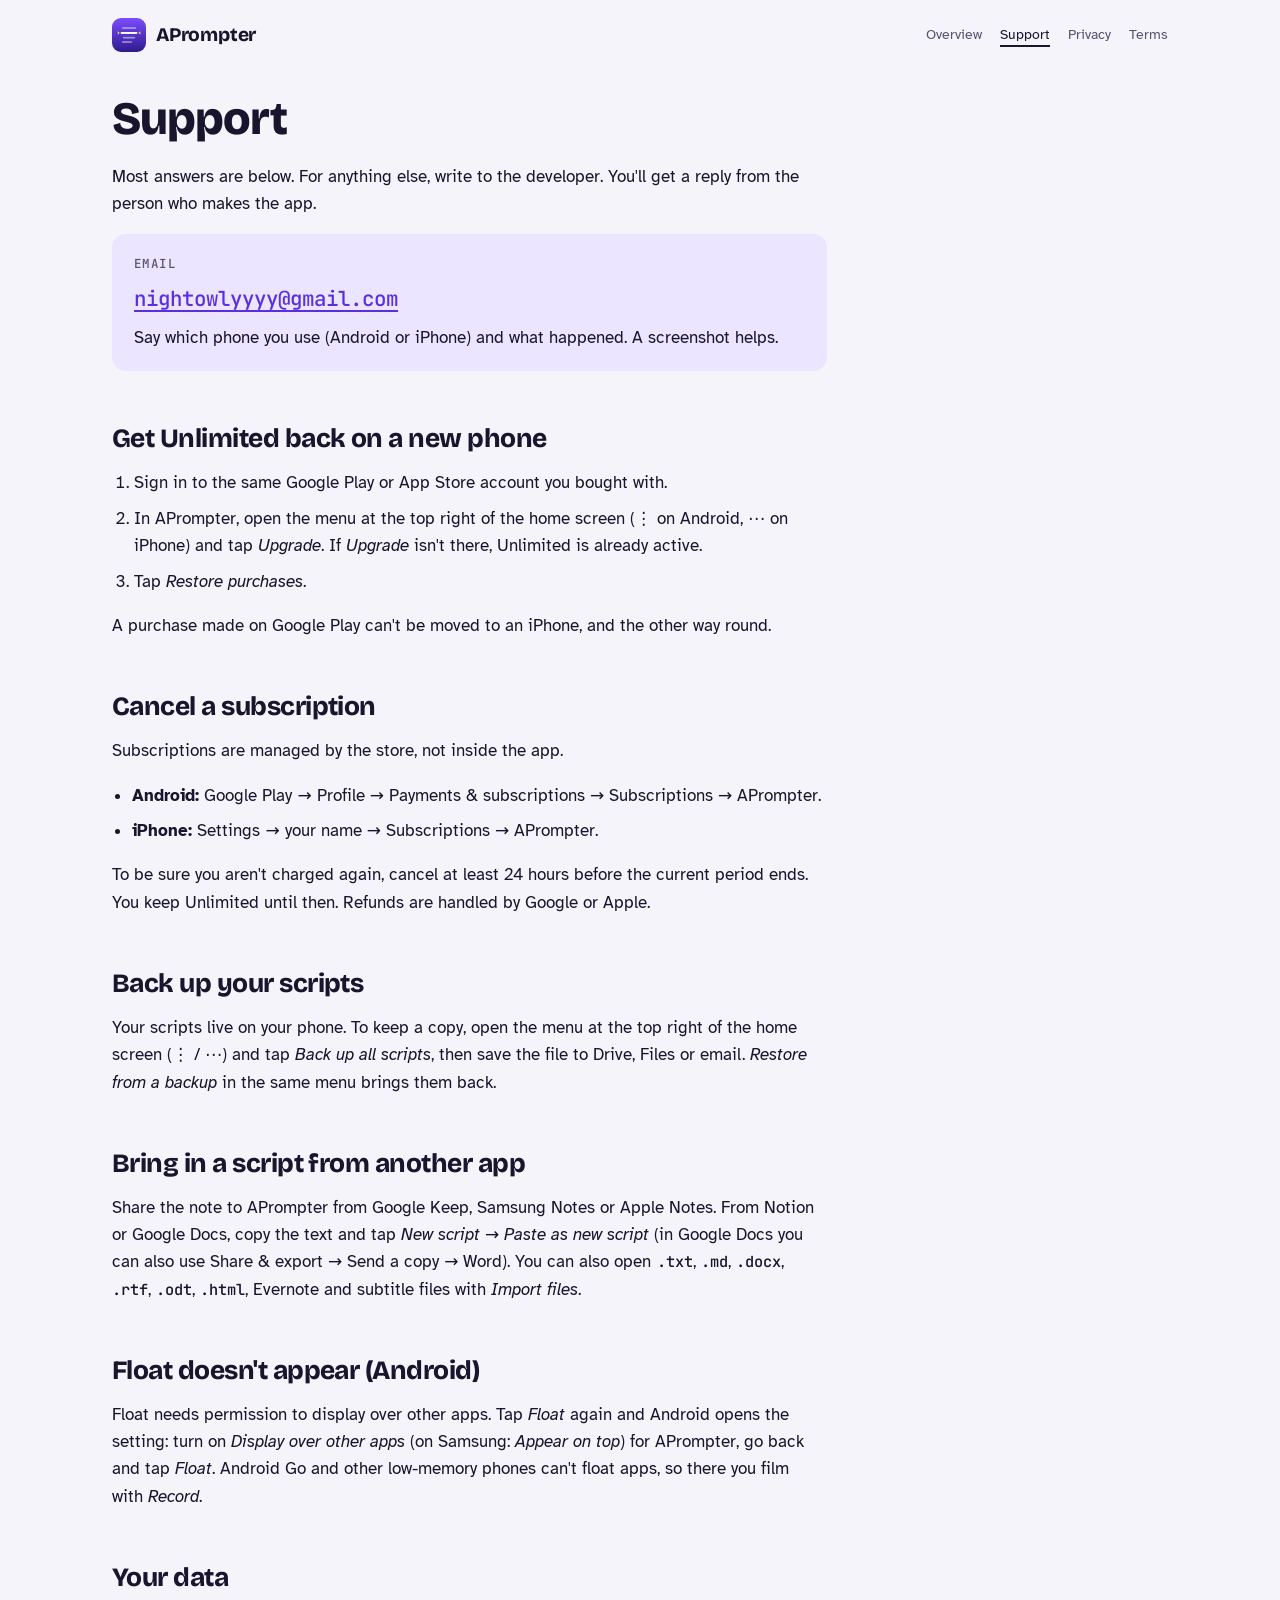
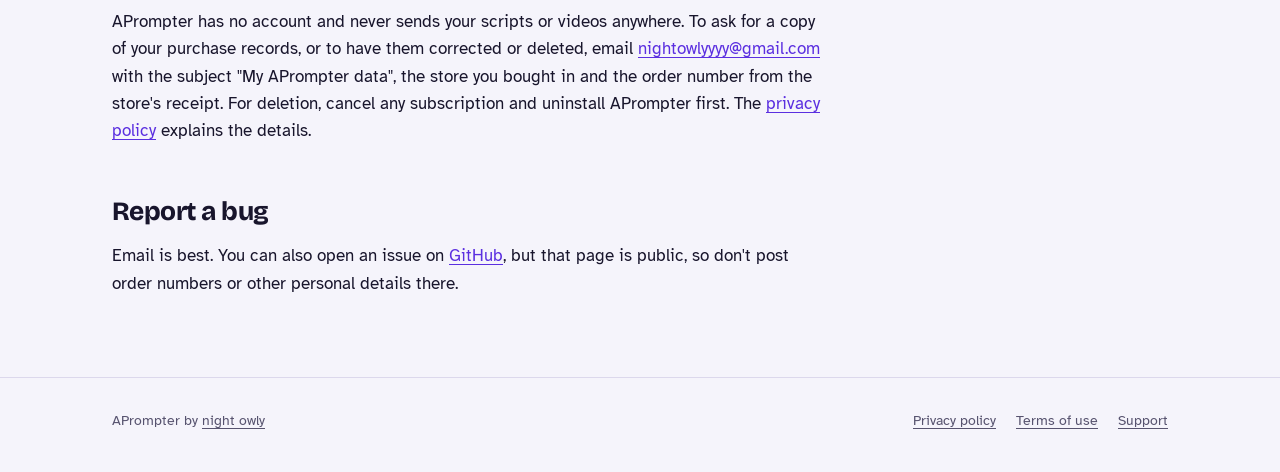
<file: site/aprompter/support/index.html>
<!doctype html>
<html lang="en">
<head>
<meta charset="utf-8">
<meta name="viewport" content="width=device-width, initial-scale=1, viewport-fit=cover">
<title>APrompter Support</title>
<meta name="description" content="Help with APrompter: restoring purchases, cancelling a subscription, backups, your data, and how to reach the developer.">
<meta name="theme-color" content="#f5f4fb" media="(prefers-color-scheme: light)">
<meta name="theme-color" content="#0e1126" media="(prefers-color-scheme: dark)">
<link rel="icon" href="../img/icon-64.png" type="image/png">
<link rel="apple-touch-icon" href="../img/icon-180.png">
<link rel="stylesheet" href="../../assets/site.css">
<style>
  .contact-box {
    display: grid;
    gap: 8px;
    padding: 20px 22px;
    border-radius: var(--radius);
    background: var(--violet-soft);
  }
  .contact-box .email {
    font-family: var(--font-mono);
    font-size: clamp(1rem, 5vw, 1.3rem);
    overflow-wrap: anywhere;
  }
  .doc ol {
    padding-left: 1.3em;
  }
</style>
</head>
<body>
<a class="skip" href="#main">Skip to content</a>

<header class="site-header">
  <div class="wrap">
    <a class="brand" href="../">
      <img src="../img/icon-256.webp" alt="" width="34" height="34">
      APrompter
    </a>
    <nav class="nav" aria-label="APrompter">
      <a href="../">Overview</a>
      <a href="./" aria-current="page">Support</a>
      <a href="../privacy/">Privacy</a>
      <a href="../terms/">Terms</a>
    </nav>
  </div>
</header>

<main id="main" class="doc">
  <div class="wrap">
    <article>
      <h1>Support</h1>
      <p>Most answers are below. For anything else, write to the developer. You'll get a reply from the person who makes the app.</p>

      <div class="contact-box">
        <span class="kicker">Email</span>
        <a class="email" href="mailto:nightowlyyyy@gmail.com?subject=APrompter">nightowlyyyy@gmail.com</a>
        <span>Say which phone you use (Android or iPhone) and what happened. A screenshot helps.</span>
      </div>

      <h2 id="restore">Get Unlimited back on a new phone</h2>
      <ol>
        <li>Sign in to the same Google Play or App Store account you bought with.</li>
        <li>In APrompter, open the menu at the top right of the home screen (⋮ on Android, ⋯ on iPhone) and tap <em>Upgrade</em>. If <em>Upgrade</em> isn't there, Unlimited is already active.</li>
        <li>Tap <em>Restore purchases</em>.</li>
      </ol>
      <p>A purchase made on Google Play can't be moved to an iPhone, and the other way round.</p>

      <h2 id="cancel">Cancel a subscription</h2>
      <p>Subscriptions are managed by the store, not inside the app.</p>
      <ul>
        <li><strong>Android:</strong> Google Play → Profile → Payments &amp; subscriptions → Subscriptions → APrompter.</li>
        <li><strong>iPhone:</strong> Settings → your name → Subscriptions → APrompter.</li>
      </ul>
      <p>To be sure you aren't charged again, cancel at least 24 hours before the current period ends. You keep Unlimited until then. Refunds are handled by Google or Apple.</p>

      <h2 id="backup">Back up your scripts</h2>
      <p>Your scripts live on your phone. To keep a copy, open the menu at the top right of the home screen (⋮ / ⋯) and tap <em>Back up all scripts</em>, then save the file to Drive, Files or email. <em>Restore from a backup</em> in the same menu brings them back.</p>

      <h2 id="import">Bring in a script from another app</h2>
      <p>Share the note to APrompter from Google Keep, Samsung Notes or Apple Notes. From Notion or Google Docs, copy the text and tap <em>New script</em> → <em>Paste as new script</em> (in Google Docs you can also use Share &amp; export → Send a copy → Word). You can also open <code>.txt</code>, <code>.md</code>, <code>.docx</code>, <code>.rtf</code>, <code>.odt</code>, <code>.html</code>, Evernote and subtitle files with <em>Import files</em>.</p>

      <h2 id="float">Float doesn't appear (Android)</h2>
      <p>Float needs permission to display over other apps. Tap <em>Float</em> again and Android opens the setting: turn on <em>Display over other apps</em> (on Samsung: <em>Appear on top</em>) for APrompter, go back and tap <em>Float</em>. Android Go and other low-memory phones can't float apps, so there you film with <em>Record</em>.</p>

      <h2 id="data">Your data</h2>
      <p>APrompter has no account and never sends your scripts or videos anywhere. To ask for a copy of your purchase records, or to have them corrected or deleted, email <a href="mailto:nightowlyyyy@gmail.com?subject=My%20APrompter%20data">nightowlyyyy@gmail.com</a> with the subject "My APrompter data", the store you bought in and the order number from the store's receipt. For deletion, cancel any subscription and uninstall APrompter first. The <a href="../privacy/#your-rights">privacy policy</a> explains the details.</p>

      <h2 id="bugs">Report a bug</h2>
      <p>Email is best. You can also open an issue on <a href="https://github.com/akhyarsadad/aprompter/issues">GitHub</a>, but that page is public, so don't post order numbers or other personal details there.</p>
    </article>
  </div>
</main>

<footer class="site-footer">
  <div class="wrap">
    <span>APrompter by <a href="../../">night owly</a></span>
    <nav aria-label="Footer">
      <a href="../privacy/">Privacy policy</a>
      <a href="../terms/">Terms of use</a>
      <a href="./">Support</a>
    </nav>
  </div>
</footer>
</body>
</html>
</file>
<file: site/assets/site.css>
/* night owly — shared styles for the hub and every app page.
   Layout: one reading column (about 65ch) with art to its right on wide
   screens; sections are separated by a prompter "reading line" (▶ ── ◀),
   the device every APrompter page is built around. */

@font-face {
  font-family: "Bricolage Grotesque";
  src: url("fonts/bricolage-grotesque.woff2") format("woff2");
  font-weight: 500 800;
  font-display: swap;
}
@font-face {
  font-family: "Atkinson Hyperlegible";
  src: url("fonts/atkinson-400.woff2") format("woff2");
  font-weight: 400;
  font-display: swap;
}
@font-face {
  font-family: "Atkinson Hyperlegible";
  src: url("fonts/atkinson-400-italic.woff2") format("woff2");
  font-weight: 400;
  font-style: italic;
  font-display: swap;
}
@font-face {
  font-family: "Atkinson Hyperlegible";
  src: url("fonts/atkinson-700.woff2") format("woff2");
  font-weight: 700;
  font-display: swap;
}
@font-face {
  font-family: "JetBrains Mono";
  src: url("fonts/jetbrains-mono-500.woff2") format("woff2");
  font-weight: 500;
  font-display: swap;
}

:root {
  /* Color: violet-tinted paper by day, deep night indigo by night; the
     moon yellow of the prompter's guide arrows is the one accent mark. */
  --bg: #f5f4fb;
  --surface: #ffffff;
  --ink: #18152c;
  --muted: #57536f;
  --line: #dcd8ec;
  --violet: #5b2fe0;
  --violet-soft: #ebe5ff;
  --moon: #e3a600;
  --night: #121530;
  --night-2: #1c2046;
  --night-ink: #f3f1ff;
  --night-muted: #b8b4d6;
  --focus: #5b2fe0;

  /* Type */
  --font-display: "Bricolage Grotesque", ui-sans-serif, system-ui,
    -apple-system, "Segoe UI", Roboto, sans-serif;
  --font-body: "Atkinson Hyperlegible", ui-sans-serif, system-ui,
    -apple-system, "Segoe UI", Roboto, sans-serif;
  --font-mono: "JetBrains Mono", ui-monospace, "SFMono-Regular", Menlo,
    Consolas, monospace;
  --step--1: 0.875rem;
  --step-0: 1.0625rem;
  --step-1: 1.3rem;
  --step-2: 1.65rem;
  --step-3: clamp(2rem, 1.4rem + 2.6vw, 2.9rem);
  --step-4: clamp(2.5rem, 1.6rem + 4.2vw, 4.4rem);

  --radius: 14px;
  --page: 1120px;
  --read: 65ch;
}

@media (prefers-color-scheme: dark) {
  :root:not([data-theme="light"]) {
    --bg: #0e1126;
    --surface: #161a36;
    --ink: #edebfa;
    --muted: #aaa6c8;
    --line: #2a2f55;
    --violet: #ad91ff;
    --violet-soft: #251f4d;
    --moon: #ffd54f;
    --night: #0a0c1e;
    --night-2: #151937;
    --focus: #ffd54f;
    color-scheme: dark;
  }
}
:root[data-theme="dark"] {
  --bg: #0e1126;
  --surface: #161a36;
  --ink: #edebfa;
  --muted: #aaa6c8;
  --line: #2a2f55;
  --violet: #ad91ff;
  --violet-soft: #251f4d;
  --moon: #ffd54f;
  --night: #0a0c1e;
  --night-2: #151937;
  --focus: #ffd54f;
  color-scheme: dark;
}

*,
*::before,
*::after {
  box-sizing: border-box;
}

html {
  -webkit-text-size-adjust: 100%;
  scroll-behavior: smooth;
}
@media (prefers-reduced-motion: reduce) {
  html {
    scroll-behavior: auto;
  }
}

body {
  margin: 0;
  background: var(--bg);
  color: var(--ink);
  font-family: var(--font-body);
  font-size: var(--step-0);
  line-height: 1.6;
}

img {
  max-width: 100%;
  height: auto;
  display: block;
}

a {
  color: var(--violet);
  text-underline-offset: 0.18em;
}
a:hover {
  text-decoration-thickness: 2px;
}
:focus-visible {
  outline: 3px solid var(--focus);
  outline-offset: 3px;
  border-radius: 4px;
}
/* Night bands stay dark in both themes: use the moon color for focus. */
.night,
.contact {
  --focus: #ffd54f;
}

h1,
h2,
h3 {
  font-family: var(--font-display);
  line-height: 1.08;
  letter-spacing: -0.02em;
  text-wrap: balance;
  margin: 0;
}
h1 {
  font-size: var(--step-4);
  font-weight: 800;
}
h2 {
  font-size: var(--step-3);
  font-weight: 750;
}
h3 {
  font-size: var(--step-1);
  font-weight: 700;
  letter-spacing: -0.01em;
}
p {
  margin: 0;
  text-wrap: pretty;
}

.skip {
  position: absolute;
  left: -999px;
  top: 0;
}
.skip:focus {
  left: max(16px, env(safe-area-inset-left, 0px));
  top: 12px;
  background: var(--surface);
  padding: 8px 12px;
  z-index: 20;
}

/* One gutter rule for every band. */
.wrap {
  max-width: var(--page);
  margin-inline: auto;
  padding-left: max(16px, env(safe-area-inset-left, 0px));
  padding-right: max(16px, env(safe-area-inset-right, 0px));
}
@media (min-width: 720px) {
  .wrap {
    padding-left: max(32px, env(safe-area-inset-left, 0px));
    padding-right: max(32px, env(safe-area-inset-right, 0px));
  }
}

.kicker {
  font-family: var(--font-mono);
  font-size: 0.78rem;
  letter-spacing: 0.12em;
  text-transform: uppercase;
  color: var(--muted);
}
.lede {
  font-size: var(--step-1);
  color: var(--muted);
  max-width: 34ch;
}

/* Header */
.site-header {
  padding-block: 18px;
}
.site-header .wrap {
  display: flex;
  align-items: center;
  justify-content: space-between;
  gap: 16px;
  flex-wrap: wrap;
}
.brand {
  display: inline-flex;
  align-items: center;
  gap: 10px;
  color: var(--ink);
  text-decoration: none;
  font-family: var(--font-display);
  font-weight: 750;
  font-size: 1.2rem;
  letter-spacing: -0.01em;
}
.brand svg,
.brand img {
  width: 34px;
  height: 34px;
  border-radius: 9px;
  flex: none;
}
.nav {
  display: flex;
  gap: 4px 18px;
  flex-wrap: wrap;
  font-size: var(--step--1);
}
.nav a {
  color: var(--muted);
  text-decoration: none;
  padding-block: 6px;
}
.nav a:hover {
  color: var(--ink);
}
.nav a[aria-current="page"] {
  color: var(--ink);
  text-decoration: underline;
  text-decoration-thickness: 2px;
  text-underline-offset: 6px;
}
@media (max-width: 379px) {
  .nav {
    gap: 4px 10px;
  }
}

/* The reading line: ▶ ─────── ◀, the prompter's guide. */
.guide {
  display: flex;
  align-items: center;
  gap: 10px;
  color: var(--moon);
  margin-block: 0;
}
.guide::before,
.guide::after {
  content: "";
  width: 0;
  height: 0;
  border-block: 7px solid transparent;
  flex: none;
}
.guide::before {
  border-left: 11px solid currentColor;
}
.guide::after {
  border-right: 11px solid currentColor;
}
.guide span {
  flex: 1;
  height: 2px;
  background: var(--line);
  border-radius: 2px;
}

section {
  padding-block: clamp(56px, 8vw, 104px);
}
.section-head {
  display: grid;
  gap: 14px;
  max-width: var(--read);
  margin-bottom: clamp(28px, 4vw, 44px);
}
.section-head p {
  color: var(--muted);
}

/* Buttons */
.actions {
  display: flex;
  flex-wrap: wrap;
  gap: 12px;
  align-items: center;
}
.button {
  display: inline-flex;
  align-items: center;
  gap: 10px;
  min-height: 48px;
  padding: 10px 20px;
  border-radius: 999px;
  font-weight: 700;
  text-decoration: none;
  border: 2px solid transparent;
}
.button.primary {
  background: var(--violet);
  color: var(--bg);
}
.button.secondary {
  border-color: var(--line);
  color: var(--ink);
}
.button.primary:hover {
  filter: brightness(1.08);
}

/* Footer */
.site-footer {
  border-top: 1px solid var(--line);
  padding-block: 32px 40px;
  color: var(--muted);
  font-size: var(--step--1);
}
.site-footer .wrap {
  display: flex;
  flex-wrap: wrap;
  gap: 12px 28px;
  justify-content: space-between;
  align-items: baseline;
}
.site-footer nav {
  display: flex;
  flex-wrap: wrap;
  gap: 8px 20px;
}
.site-footer a {
  color: var(--muted);
}

/* Long-form text pages (privacy, terms, support) */
.doc {
  padding-block: 24px 80px;
}
.doc article {
  max-width: var(--read);
  overflow-wrap: break-word;
}
.doc article > * + * {
  margin-top: 1em;
}
.doc h1 {
  font-size: var(--step-3);
  margin-bottom: 0.4em;
}
.doc h2 {
  font-size: var(--step-2);
  margin-top: 2em;
}
.doc h3 {
  margin-top: 1.6em;
}
.doc ul {
  padding-left: 1.2em;
}
.doc li + li {
  margin-top: 0.5em;
}
.doc h1 + p > em {
  color: var(--muted);
}
.table-scroll {
  overflow-x: auto;
  border: 1px solid var(--line);
  border-radius: var(--radius);
}
.doc table {
  border-collapse: collapse;
  width: 100%;
  min-width: 560px;
  font-size: var(--step--1);
}
.doc th,
.doc td {
  text-align: left;
  vertical-align: top;
  padding: 10px 12px;
  border-bottom: 1px solid var(--line);
}
.doc tr:last-child td {
  border-bottom: 0;
}
.doc th {
  background: var(--violet-soft);
}
.doc code {
  font-family: var(--font-mono);
  font-size: 0.9em;
}
.source-note {
  color: var(--muted);
  font-size: var(--step--1);
}
</file>
